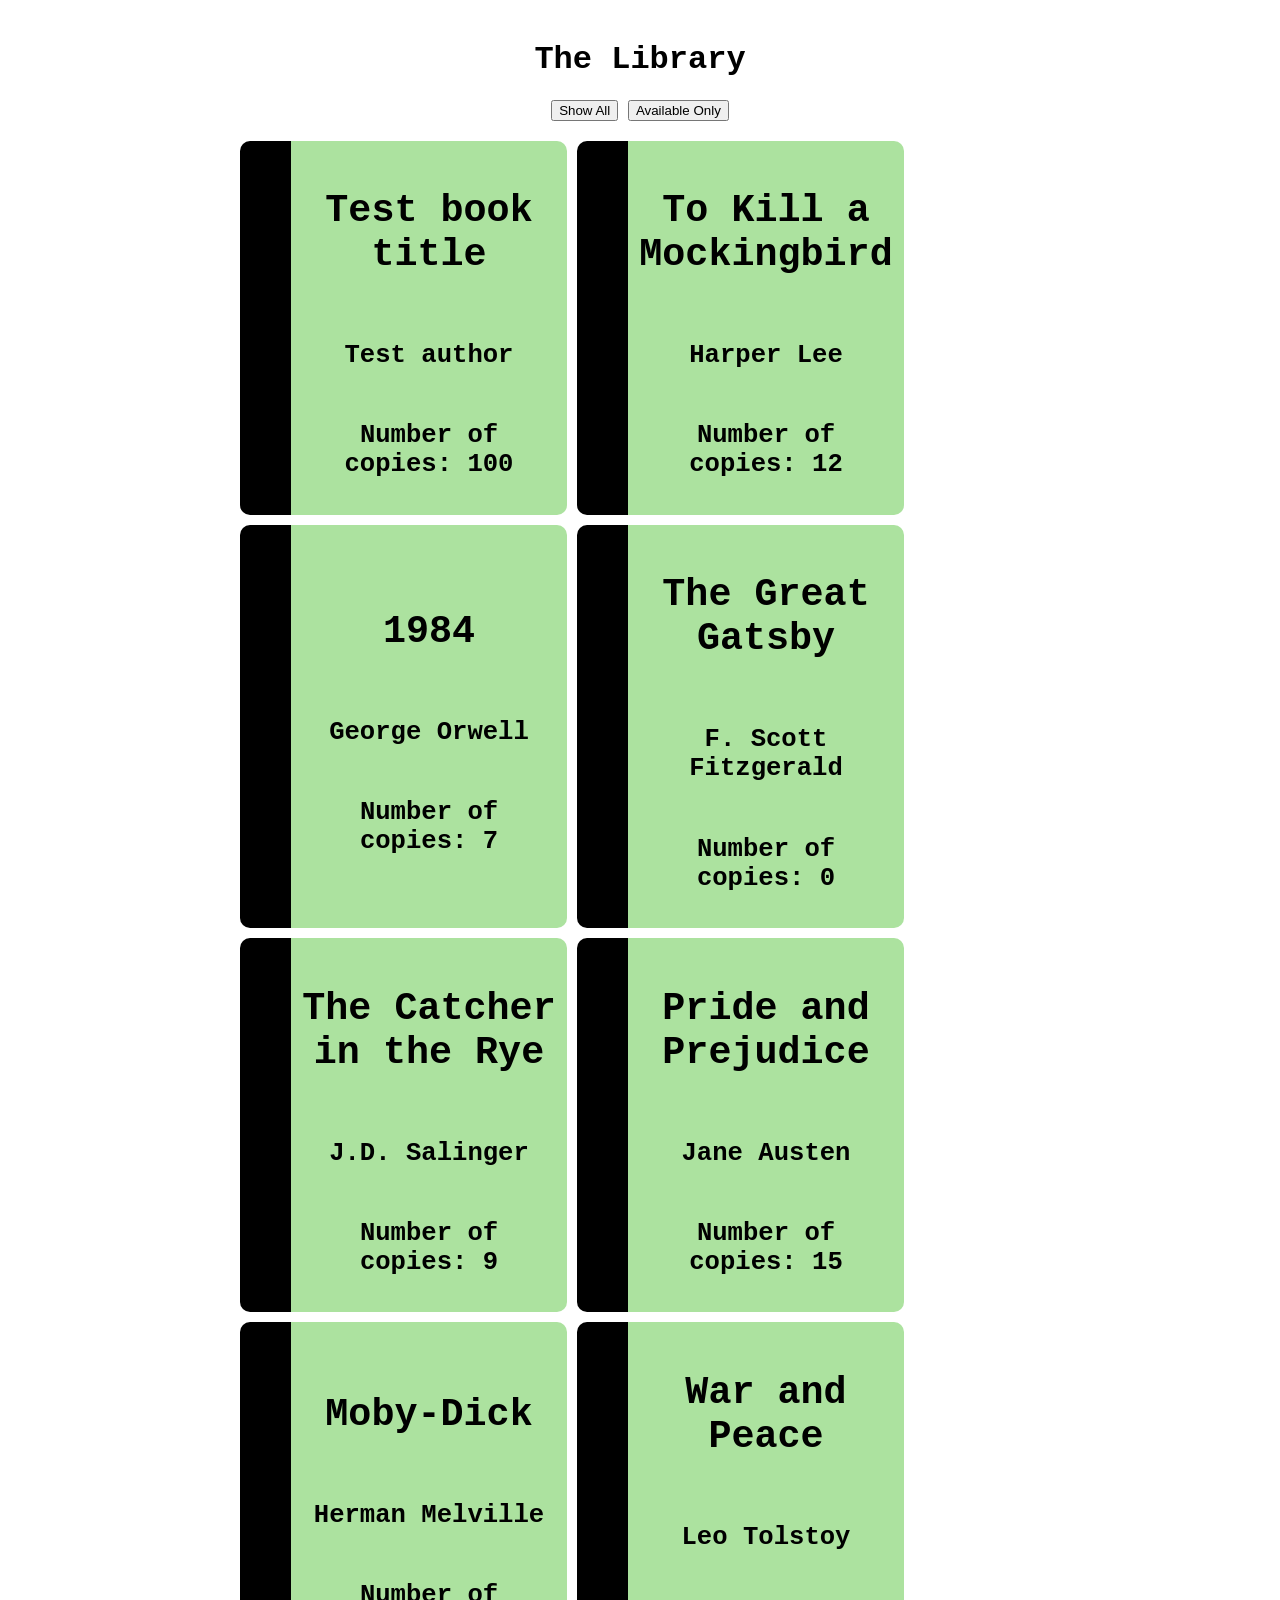
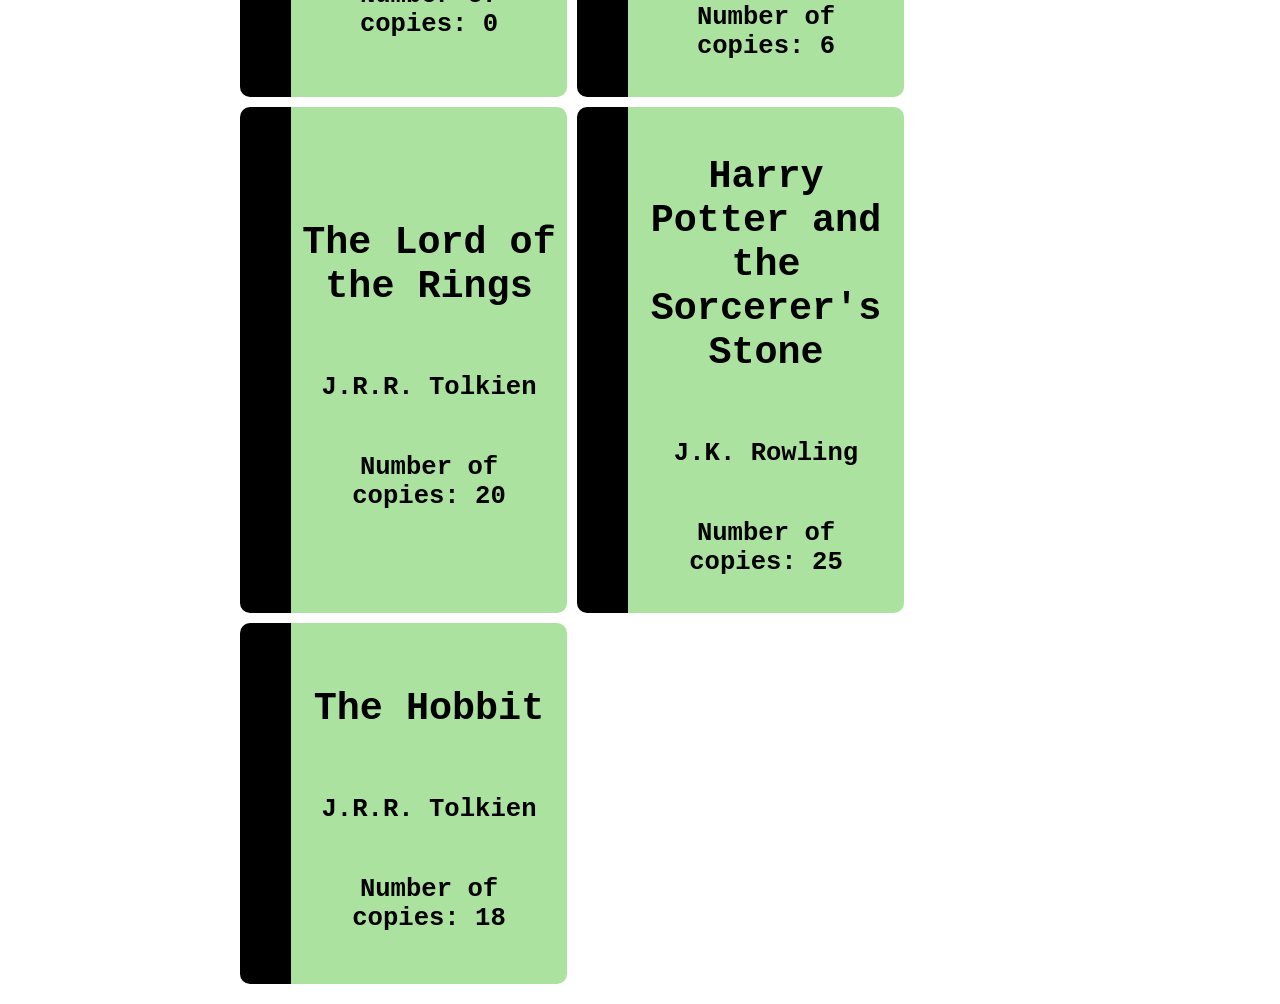
<file: class6/index.html>
<!DOCTYPE html>
<html>

<head>
    <meta charset="UTF-8" />
    <title>The Library</title>
    <link rel="stylesheet" href="styles.css">
</head>

<body>
    <h1>The Library</h1>
    <div class="controls">
        <button id="show-all">Show All</button>
        <button id="show-available">Available Only</button>
    </div>
    <div class="library">
        <div class="book">
            <p class="book_title">Test book title</p>
            <p class="book_author">Test author</p>
            <p class="book_inventory">Number of copies: 100</p>
        </div>

    </div>

    <!-- Part 1: DOM Review - uses hardcoded array of objects -->
    <!-- <script src="books.js"></script> -->
    <!-- <script src="script.js"></script> -->

    <!-- Part 2: Uncomment these to switch to fetch -->
    <script src="fetch.js"></script>
</body>

</html>
</file>
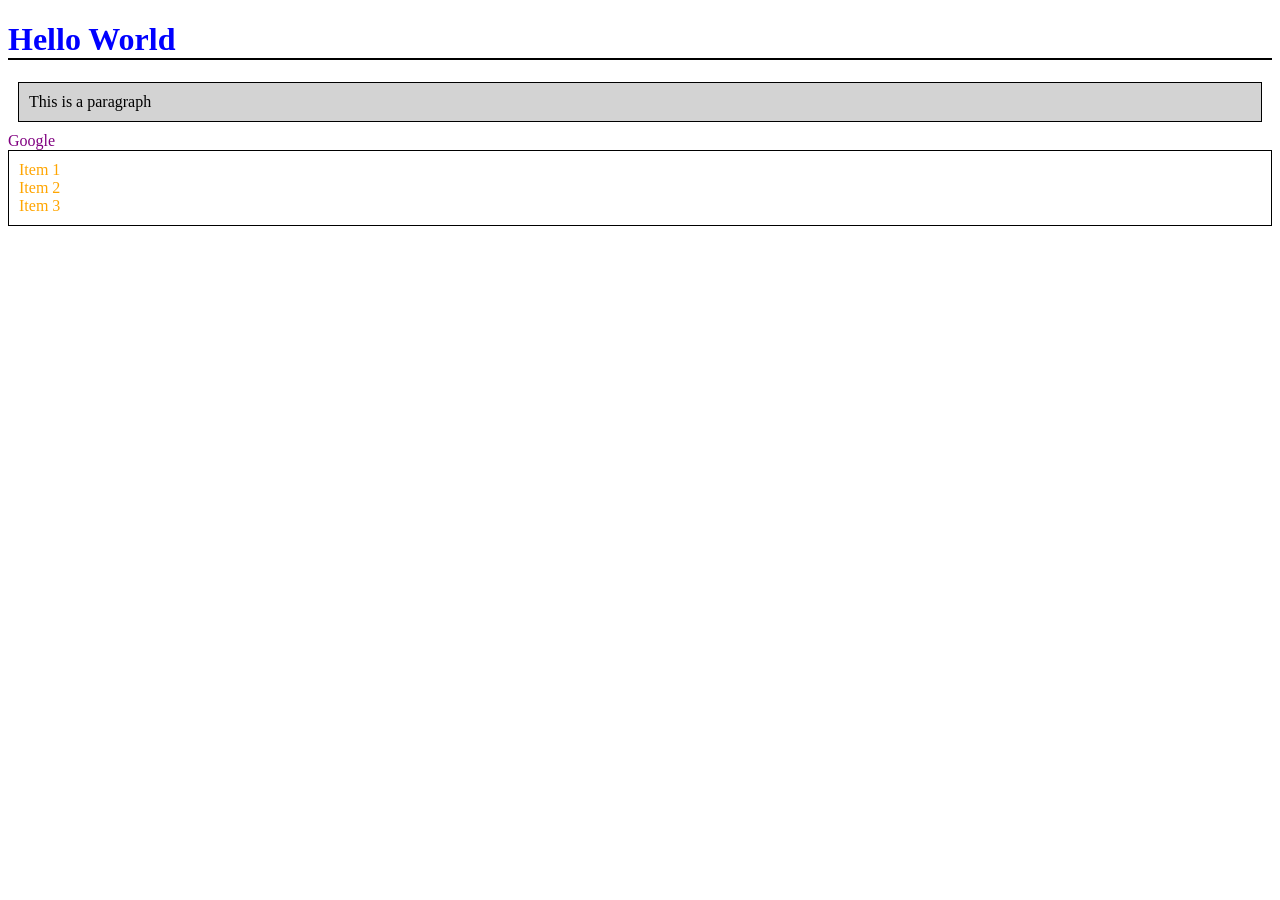
<file: class1/exercise1/index.html>
<!DOCTYPE html>
<html lang="en">

<head>
    <meta charset="UTF-8">
    <meta name="viewport" content="width=device-width, initial-scale=1.0">
    <title>Example 1</title>
    <link rel="stylesheet" href="styles.css">
</head>

<body>
    <h1>Hello World</h1>
    <p>This is a paragraph</p>
    <a href="www.google.com">Google</a>
    <ul>
        <li>Item 1</li>
        <li>Item 2</li>
        <li>Item 3</li>
    </ul>
</body>

</html>
</file>
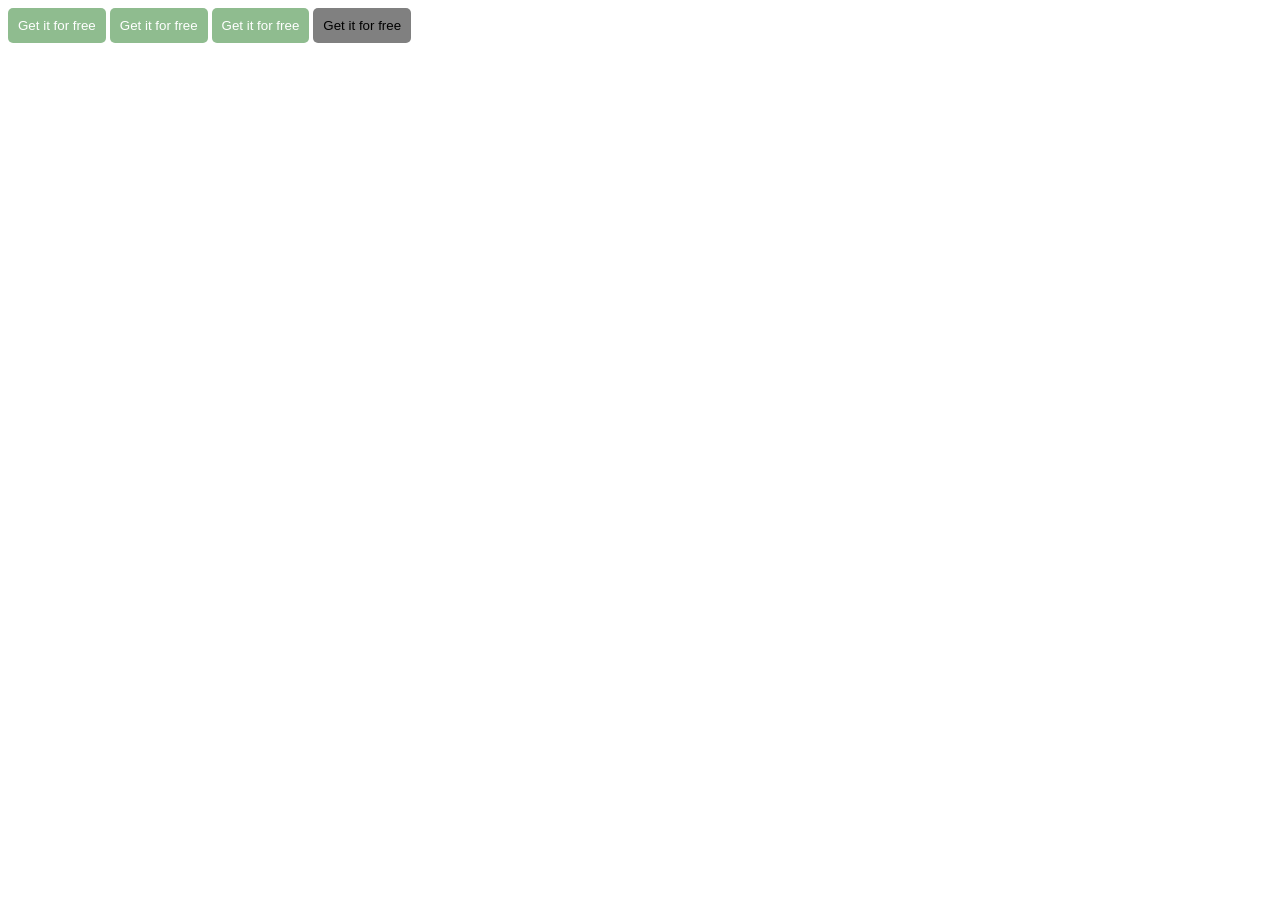
<file: class2/exercise1/index.html>
<!DOCTYPE html>
<html lang="en">
<head>
    <meta charset="UTF-8">
    <meta name="viewport" content="width=device-width, initial-scale=1.0">
    <title>Example 2</title>
    <link rel="stylesheet" href="styles.css">
</head>
<body>
    <button>Get it for free</button>
    <button>Get it for free</button>
    <button>Get it for free</button>
    <button disabled>Get it for free</button>
</body>
</html>
</file>
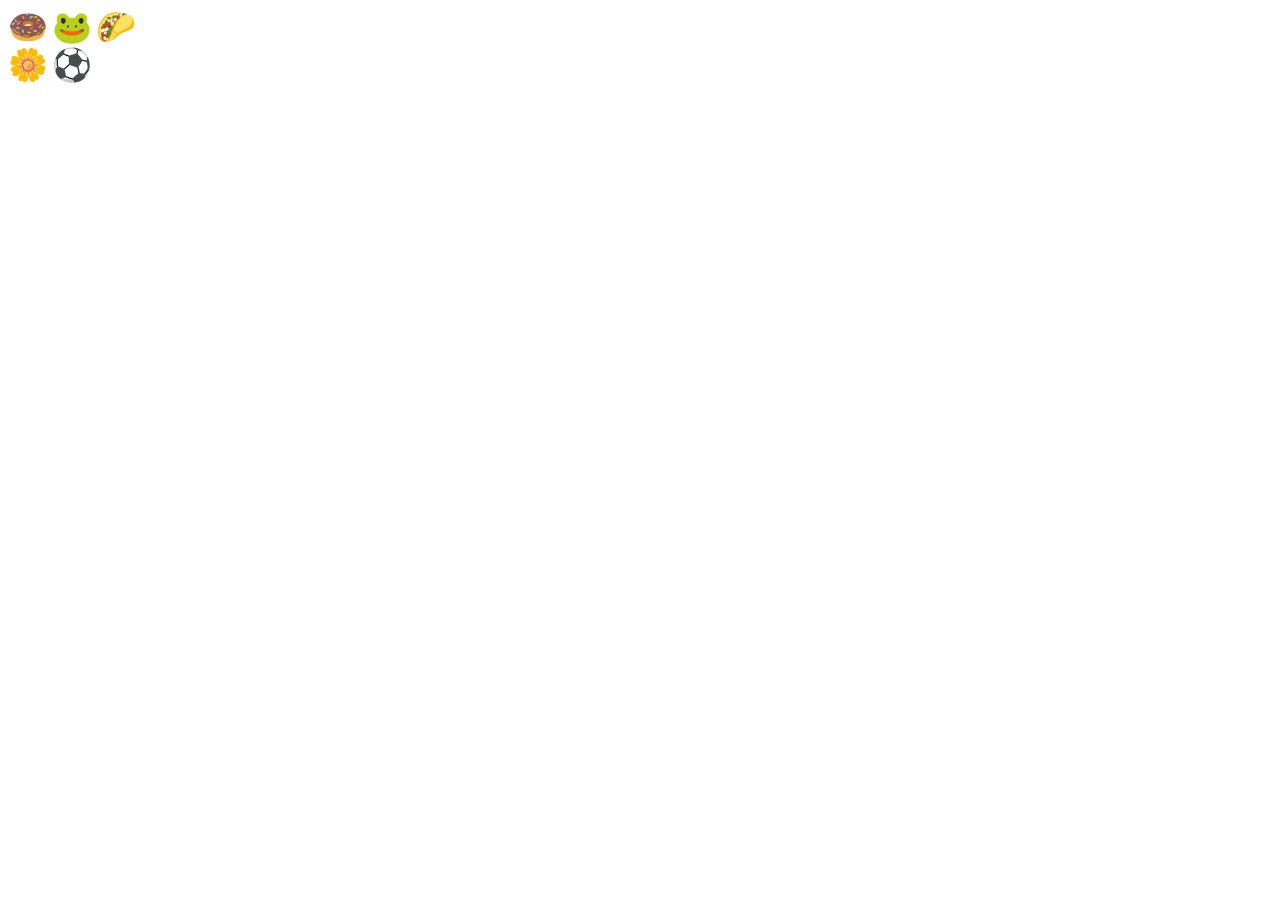
<file: class2/exercise2/index.html>
<!DOCTYPE html>
<html lang="en">
<head>
    <meta charset="UTF-8">
    <meta name="viewport" content="width=device-width, initial-scale=1.0">
    <title>Example 3</title>
    <link rel="stylesheet" href="styles.css">
</head>
<body>
    <!-- Part 1 -->
    <div>
        <span id="donut">🍩</span>
        <span id="frog">🐸</span>
        <span id="taco">🌮</span>
    </div>

    <!-- Part 2 -->
    <div>
        <span id="flower">🌼</span>
        <span id="ball">⚽️</span>
        <span id="tongue">👅</span>
    </div>
</body>
</html>
</file>
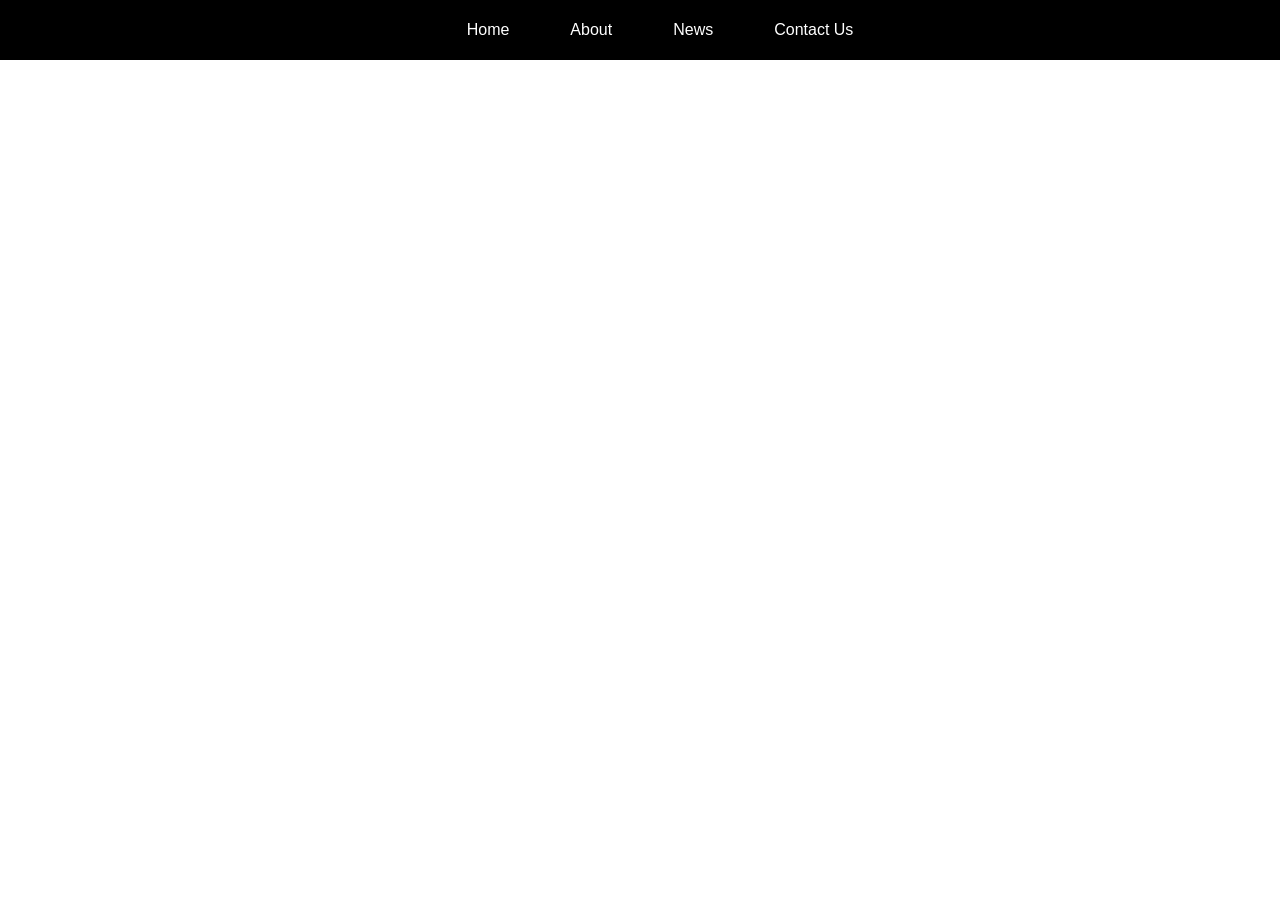
<file: class2/exercise3/index.html>
<!DOCTYPE html>
<html lang="en">
<head>
    <meta charset="UTF-8">
    <meta name="viewport" content="width=device-width, initial-scale=1.0">
    <title>Class 2 - Exercise 1</title>
    <link rel="stylesheet" href="styles.css">
</head>
<body>
    <nav>
        <ul>
            <li>Home</li>
            <li>About</li>
            <li>News</li>
            <li>Contact Us</li>
        </ul>
    </nav>
</body>
</html>
</file>
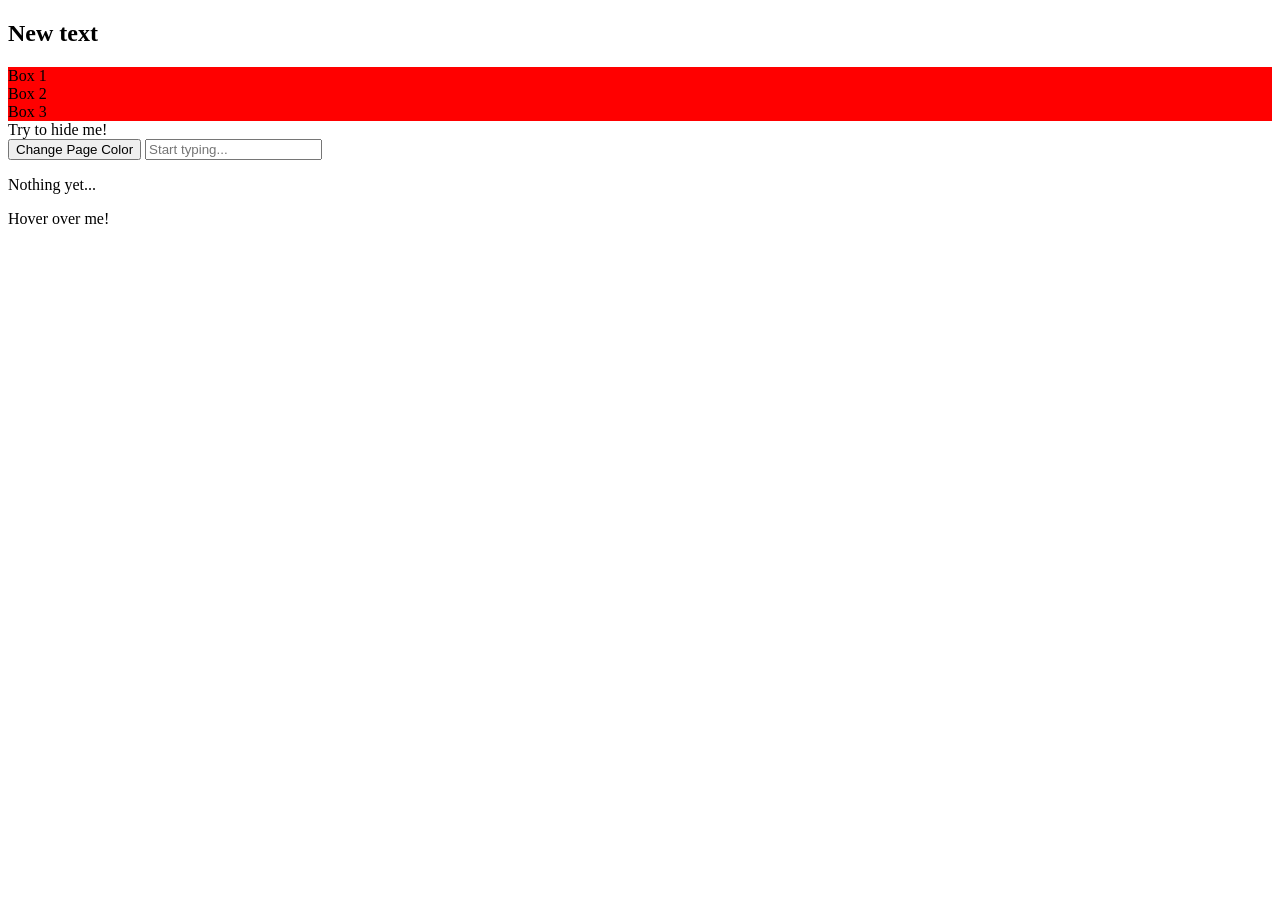
<file: class3/dom_manipulation/index.html>
<!DOCTYPE html>
<html lang="en">
<head>
    <meta charset="UTF-8">
    <meta name="viewport" content="width=device-width, initial-scale=1.0">
    <title>DOM Manipulation</title>
</head>
<body>
    <!-- Exercise 1: getElementById -->
    <h2 id="ex1-heading">Change my text!</h2>

    <!-- Exercise 2: getElementsByClassName -->
    <div class="colored-box">Box 1</div>
    <div class="colored-box">Box 2</div>
    <div class="colored-box">Box 3</div>

    <!-- Exercise 3: querySelector -->
    <div id="ex3-box">Try to hide me!</div>

    <!-- Exercise 4: button click -->
    <button id="color-btn">Change Page Color</button>

    <!-- Exercise 5: real-time input -->
    <input type="text" id="text-input" placeholder="Start typing...">
    <p id="live-display">Nothing yet...</p>

    <!-- Exercise 6: mouse hover -->
    <p id="hover">Hover over me!</p>

    <script src="script.js"></script>
    
</body>
</html>
</file>
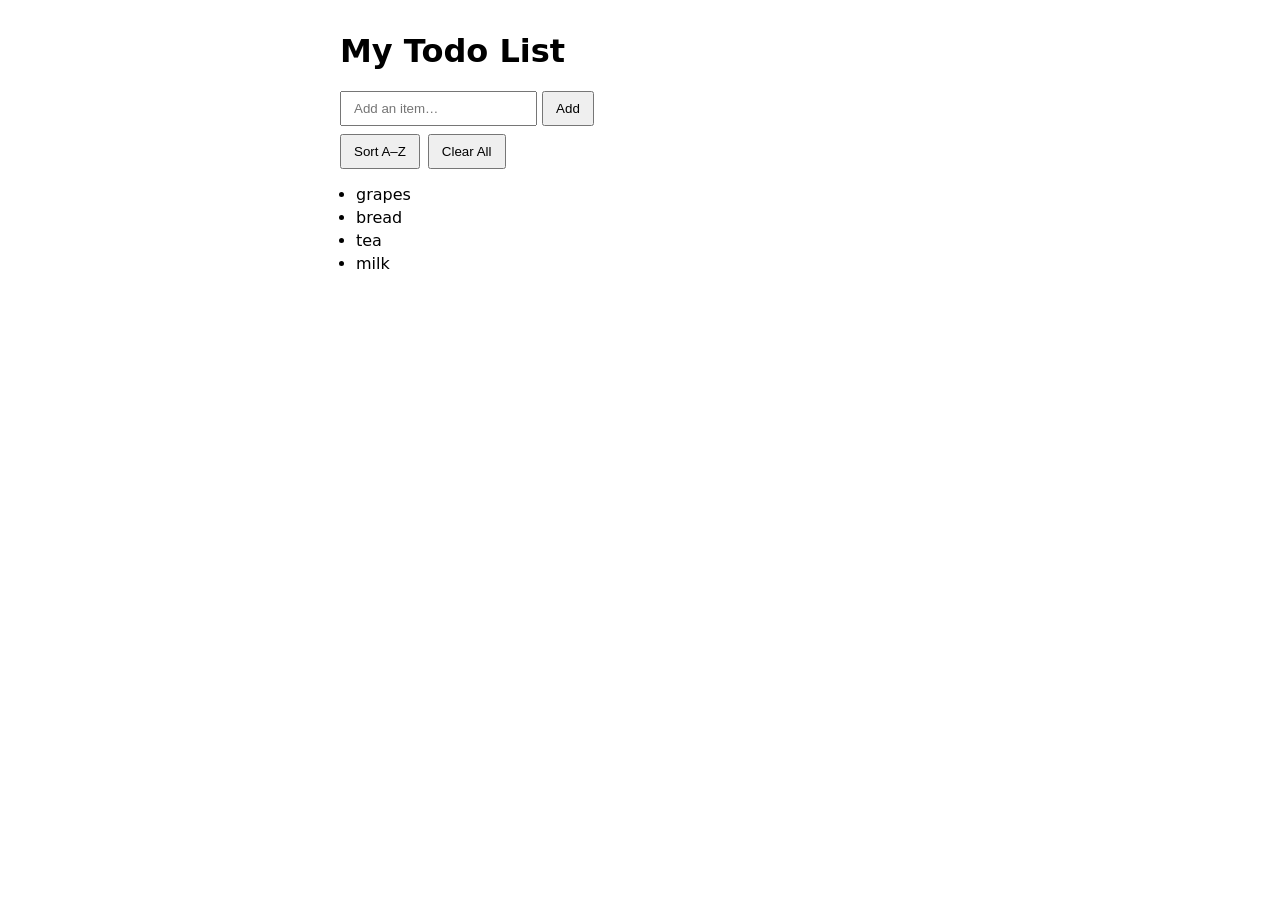
<file: class4/class3-todo/index.html>
<!doctype html>
<html>

<head>
    <meta charset="utf-8" />
    <title>Todo List</title>
    <meta name="viewport" content="width=device-width, initial-scale=1" />
    <link rel="stylesheet" href="styles.css">
</head>

<body>
    <header>
        <h1>My Todo List</h1>
    </header>

    <div id="form">
        <input id="text" placeholder="Add an item…" />
        <button id="add-item-button">Add</button>
    </div>

    <div class="toolbar">
        <button id="sort">Sort A–Z</button>
        <button id="clear">Clear All</button>
    </div>

    <ul id="list">
    </ul>

    <script src="script.js"></script>
</body>

</html>
</file>
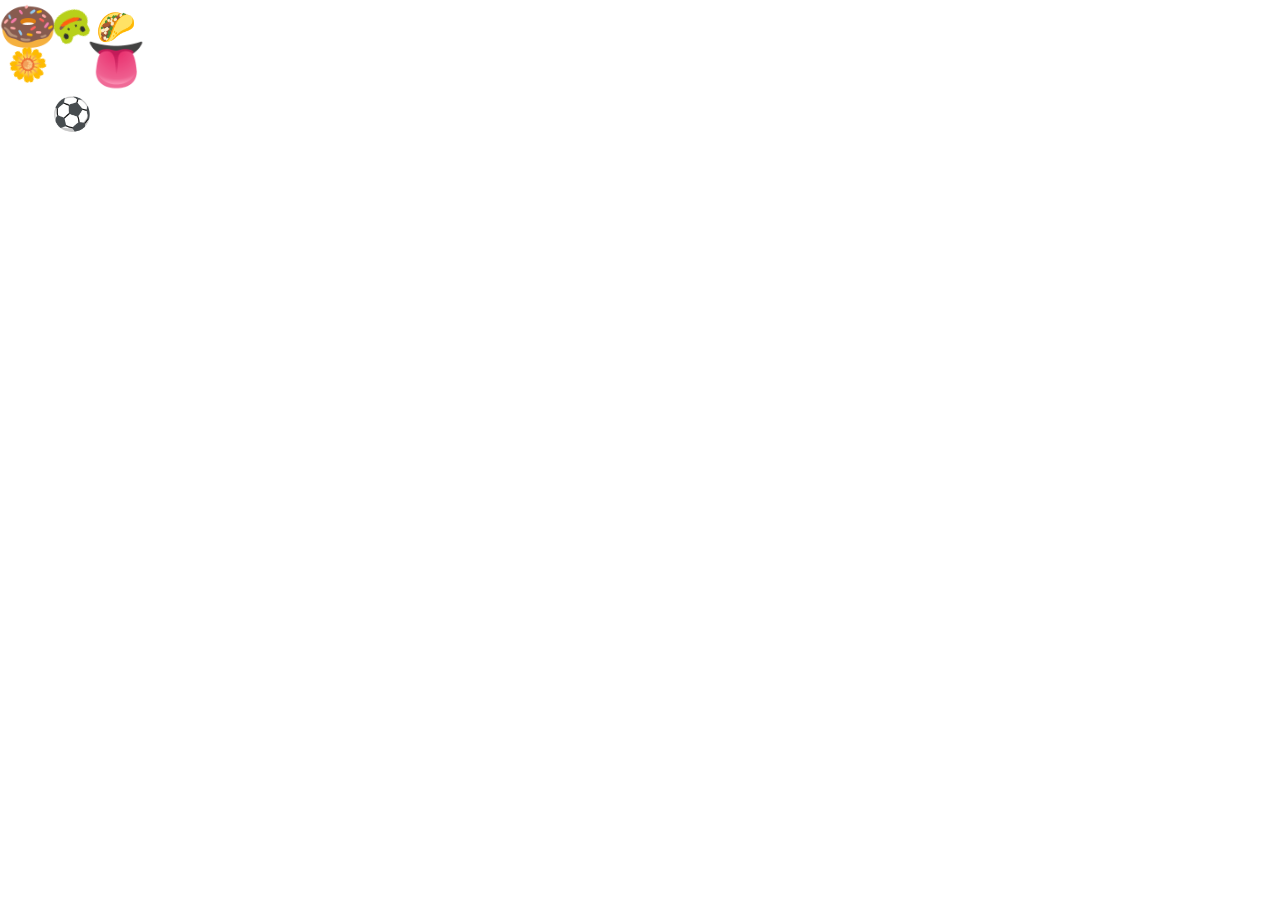
<file: class4/exercise1/index.html>
<!DOCTYPE html>
<html lang="en">
<head>
    <meta charset="UTF-8">
    <meta name="viewport" content="width=device-width, initial-scale=1.0">
    <title>Example 3</title>
    <link rel="stylesheet" href="styles.css">
    <script src="https://cdn.jsdelivr.net/npm/gsap@3.13.0/dist/gsap.min.js"></script>
</head>
<body>
    <!-- Part 1 -->
    <div>
        <span id="donut">🍩</span>
        <span id="frog">🐸</span>
        <span id="taco">🌮</span>
    </div>

    <!-- Part 2 -->
    <div>
        <span id="flower">🌼</span>
        <span id="ball">⚽️</span>
        <span id="tongue">👅</span>
    </div>

    <script src="https://cdn.jsdelivr.net/npm/gsap@3.14.1/dist/gsap.min.js"></script>
    <script src="script.js"></script>
</body>
</html>
</file>
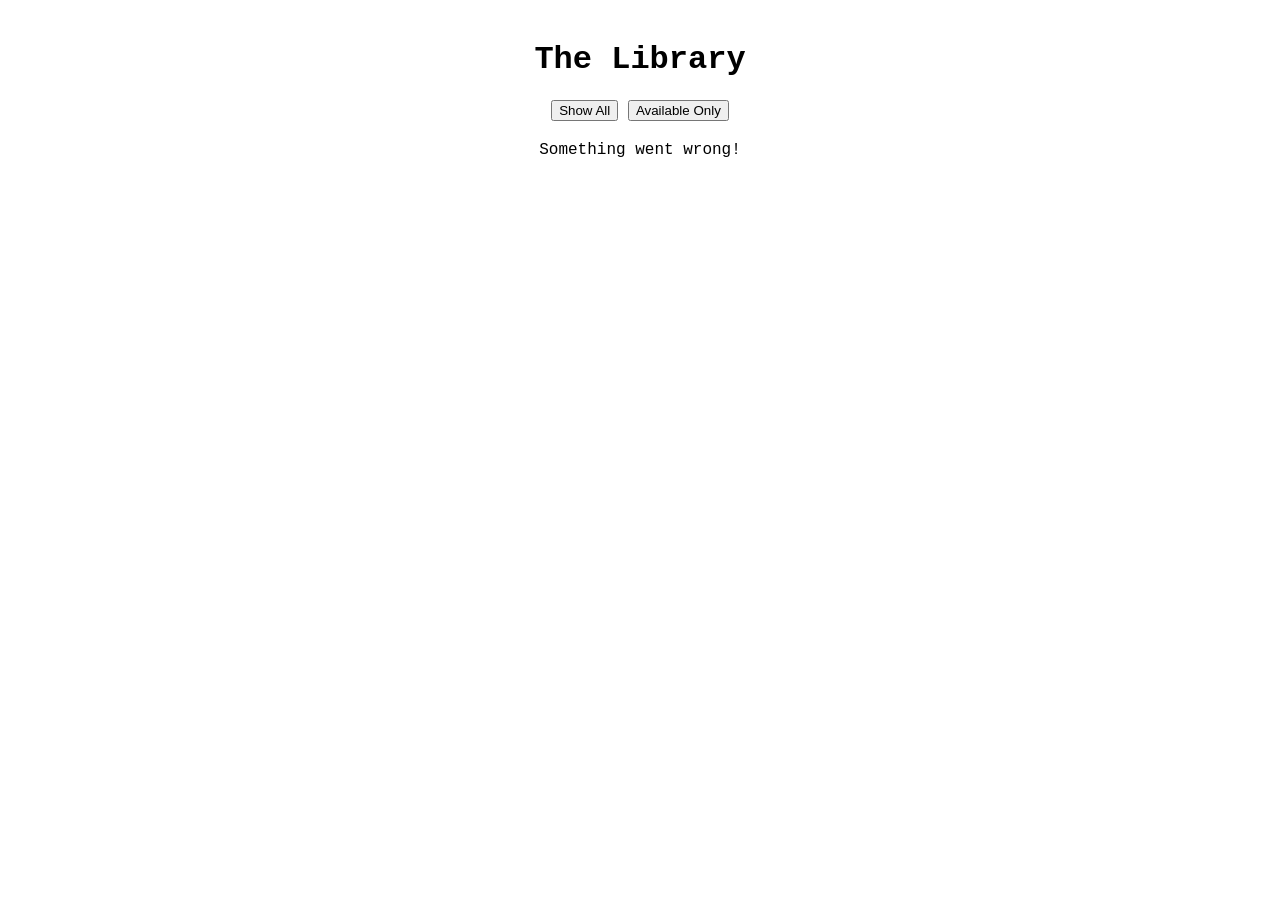
<file: class7/library/index.html>
<!DOCTYPE html>
<html>

<head>
    <meta charset="UTF-8" />
    <title>The Library</title>
    <link rel="stylesheet" href="styles.css">
</head>

<body>
    <h1>The Library</h1>
    <div class="controls">
        <button id="show-all">Show All</button>
        <button id="show-available">Available Only</button>
    </div>
    <div id="loading">Loading...</div>
    <div id="error_message">Something went wrong!</div>
    <div class="library">
        <!-- <div class="book">
            <p class="book_title">Test book title</p>
            <p class="book_author">Test author</p>
            <p class="book_inventory">Number of copies: 100</p>
        </div> -->

    </div>

    <script src="script.js"></script>
</body>

</html>
</file>
<file: class6/styles.css>
html,
body {
    margin: 0;
    padding: 0;
    font-family: Georgia, 'Times New Roman', Times, serif;
}

body {
    padding: 20px;
    max-width: 800px;
    margin: 0 auto;
}

body,
html {
    font-family: 'Courier New', Courier, monospace;
    text-align: center;
}

.library {
    list-style-type: none;
    margin: 0;
    padding: 0;
    display: flex;
    flex-wrap: wrap;
    gap: 10px;
    width: 100%;

}

.book {
    display: flex;
    flex-direction: column;
    justify-content: center;
    background: rgb(172, 226, 159);
    color: black;
    font-weight: bold;
    padding: 10px;
    border-radius: 10px;
    text-align: center;
    border-left: 4vw solid black;
    font-size: 2vw;
    width: 20vw;
    aspect-ratio: 3 / 4;
    background-size: cover;
}

.book:hover {
    box-shadow: 0px 0px 10px 3px rgba(0,0,0,0.3);
    transition: all ease 0.3s;
    transform: scale(1.05);
}

.book.disabled {
    background: rgb(171, 171, 171);
    cursor: no-drop;
    pointer-events: none;
}

.textbook {
    background: rgb(255, 59, 59);
}

.ebook {
    background: rgb(198, 241, 255);
    color: black;
}

.book_title {
    font-size: 1.5em;
}

.book_actions {
    margin: 10px 0;
    text-align: center;
}

.controls {
    margin-bottom: 20px;
}
</file>
<file: class1/exercise1/styles.css>
h1 {
    color: blue;
    border-bottom: 2px solid black;
}

p {
    background: lightgray;
    padding: 10px;
    border: 1px solid black;
    margin: 10px;
}

a {
    color: purple;
    text-decoration: none;
}

ul {
    list-style: none;
    margin: 0;
    padding: 10px; 
    border: 1px solid black;
}

li {
    color: orange;
}
</file>
<file: class2/exercise1/styles.css>
button {
    background-color: darkseagreen;
    border: none;
    padding: 10px;
    border-radius: 5px;
    color: white;
    position: relative;
}

button:hover {
    box-shadow: 1px 1px 15px 5px rgba(0, 0, 0, 0.39);
}

button:active {
    opacity: 0.5;
}

button:disabled {
    background-color: grey;
    color: black;
}

button:disabled:hover {
    box-shadow: none;
}

button:disabled:active {
    opacity: 1;
}

button::after {
    content: 'Click me';
    display: none;
    background: black;
    color: white;
    position: absolute;
    left: 50%;
    bottom: -40px;
    transform: translateX(-50%);
    border-radius: 5px;
    padding: 5px;
    width: 100%;
}

button:hover::after {
    display: block;
}
</file>
<file: class2/exercise2/styles.css>
span {
    font-size: 200%;
    display: inline-block;
}


#donut:hover {
    transform: scale(2);
    /* transition: transform 0.3s ease-in 0s; */
    transition-property: transform;
    transition-duration: 0.3s;
    transition-timing-function: ease-in;
    transition-delay: 0s;
}

#frog:hover {
    transform: rotate(360deg);
    transition: transform 0.3s ease-in 0s;
}

#taco:hover {
    opacity: 0;
    transform: rotate(360deg);
    transition: all 0.5s ease-out 0s;
}

#flower {
    animation-name: spin;
    animation-duration: 1s;
    animation-iteration-count: infinite;
}

@keyframes spin {
    0% {
        transform: rotate(0deg);
    }
    100% {
        transform: rotate(360deg);
    }
}

/* #ball {
    animation-name: bounce;
    animation-duration: 1s;
    animation-iteration-count: infinite;
}

@keyframes bounce {
    0% {
        transform: translateY(-10px);
    }
    100% {
        transform: translateY(0px);
    }
} */

#ball {
	-webkit-animation: bounce-top 0.9s both;
	        animation: bounce-top 0.9s both infinite;
}

/* ----------------------------------------------
 * Generated by Animista on 2026-2-5 12:50:47
 * Licensed under FreeBSD License.
 * See http://animista.net/license for more info. 
 * w: http://animista.net, t: @cssanimista
 * ---------------------------------------------- */

/**
 * ----------------------------------------
 * animation bounce-top
 * ----------------------------------------
 */
@-webkit-keyframes bounce-top {
  0% {
    -webkit-transform: translateY(-45px);
            transform: translateY(-45px);
    -webkit-animation-timing-function: ease-in;
            animation-timing-function: ease-in;
    opacity: 1;
  }
  24% {
    opacity: 1;
  }
  40% {
    -webkit-transform: translateY(-24px);
            transform: translateY(-24px);
    -webkit-animation-timing-function: ease-in;
            animation-timing-function: ease-in;
  }
  65% {
    -webkit-transform: translateY(-12px);
            transform: translateY(-12px);
    -webkit-animation-timing-function: ease-in;
            animation-timing-function: ease-in;
  }
  82% {
    -webkit-transform: translateY(-6px);
            transform: translateY(-6px);
    -webkit-animation-timing-function: ease-in;
            animation-timing-function: ease-in;
  }
  93% {
    -webkit-transform: translateY(-4px);
            transform: translateY(-4px);
    -webkit-animation-timing-function: ease-in;
            animation-timing-function: ease-in;
  }
  25%,
  55%,
  75%,
  87% {
    -webkit-transform: translateY(0px);
            transform: translateY(0px);
    -webkit-animation-timing-function: ease-out;
            animation-timing-function: ease-out;
  }
  100% {
    -webkit-transform: translateY(0px);
            transform: translateY(0px);
    -webkit-animation-timing-function: ease-out;
            animation-timing-function: ease-out;
    opacity: 1;
  }
}
@keyframes bounce-top {
  0% {
    -webkit-transform: translateY(-45px);
            transform: translateY(-45px);
    -webkit-animation-timing-function: ease-in;
            animation-timing-function: ease-in;
    opacity: 1;
  }
  24% {
    opacity: 1;
  }
  40% {
    -webkit-transform: translateY(-24px);
            transform: translateY(-24px);
    -webkit-animation-timing-function: ease-in;
            animation-timing-function: ease-in;
  }
  65% {
    -webkit-transform: translateY(-12px);
            transform: translateY(-12px);
    -webkit-animation-timing-function: ease-in;
            animation-timing-function: ease-in;
  }
  82% {
    -webkit-transform: translateY(-6px);
            transform: translateY(-6px);
    -webkit-animation-timing-function: ease-in;
            animation-timing-function: ease-in;
  }
  93% {
    -webkit-transform: translateY(-4px);
            transform: translateY(-4px);
    -webkit-animation-timing-function: ease-in;
            animation-timing-function: ease-in;
  }
  25%,
  55%,
  75%,
  87% {
    -webkit-transform: translateY(0px);
            transform: translateY(0px);
    -webkit-animation-timing-function: ease-out;
            animation-timing-function: ease-out;
  }
  100% {
    -webkit-transform: translateY(0px);
            transform: translateY(0px);
    -webkit-animation-timing-function: ease-out;
            animation-timing-function: ease-out;
    opacity: 1;
  }
}

#tongue {

    animation: lick 0.9s both infinite;
}

@keyframes lick {
    0% {
        transform: translateY(0px) scale(1);
        opacity: 1;
    }
    100% {
        transform: translateY(-10px) scale(1.1);
        opacity: 0;
    }
}
</file>
<file: class2/exercise3/styles.css>
html, body {
    margin: 0;
    padding: 0;
    width: 100%;
    height: 100%;
    font-family: sans-serif;
}

nav {
    background-color: black;
    color: white;
    padding-top: 5px;
    padding-bottom: 5px;
    padding-right: 10px;
    padding-left: 10px;
}

nav ul {
    list-style: none;
    display: flex;
    gap: 5%;
    justify-content: center;
    flex-wrap: wrap;
}

@media only screen and (max-width: 600px) {
    nav ul {
        flex-direction: column;
        text-align: center;
    }
}
</file>
<file: class4/class3-todo/styles.css>
body {
    font-family: system-ui, sans-serif;
    max-width: 600px;
    margin: 2rem auto;
}

header {
    margin-bottom: 1rem;
}

form,
.toolbar {
    display: flex;
    gap: .5rem;
    margin: .5rem 0;
}

input,
button {
    padding: .5rem .75rem;
}

ul {
    padding-left: 1rem;
}

li {
    margin: .25rem 0;
}

.empty {
    opacity: .6;
    font-style: italic;
}
</file>
<file: class4/exercise1/styles.css>
span {
    font-size: 200%;
    display: inline-block;
}
</file>
<file: class7/library/styles.css>
html,
body {
    margin: 0;
    padding: 0;
    font-family: Georgia, 'Times New Roman', Times, serif;
}

body {
    padding: 20px;
    max-width: 800px;
    margin: 0 auto;
}

body,
html {
    font-family: 'Courier New', Courier, monospace;
    text-align: center;
}

.library {
    list-style-type: none;
    margin: 0;
    padding: 0;
    display: flex;
    flex-wrap: wrap;
    gap: 10px;
    width: 100%;

}

.book {
    display: flex;
    flex-direction: column;
    justify-content: center;
    background: rgb(172, 226, 159);
    color: black;
    font-weight: bold;
    padding: 10px;
    border-radius: 10px;
    text-align: center;
    border-left: 4vw solid black;
    font-size: 2vw;
    width: 20vw;
    aspect-ratio: 3 / 4;
    background-size: cover;
}

.book:hover {
    box-shadow: 0px 0px 10px 3px rgba(0,0,0,0.3);
    transition: all ease 0.3s;
    transform: scale(1.05);
}

.book.disabled {
    background: rgb(171, 171, 171);
    cursor: no-drop;
    pointer-events: none;
}

.textbook {
    background: rgb(255, 59, 59);
}

.ebook {
    background: rgb(198, 241, 255);
    color: black;
}

.book_title {
    font-size: 1.5em;
}

.book_actions {
    margin: 10px 0;
    text-align: center;
}

.controls {
    margin-bottom: 20px;
}

#error_message {
    display: none;
}
</file>
